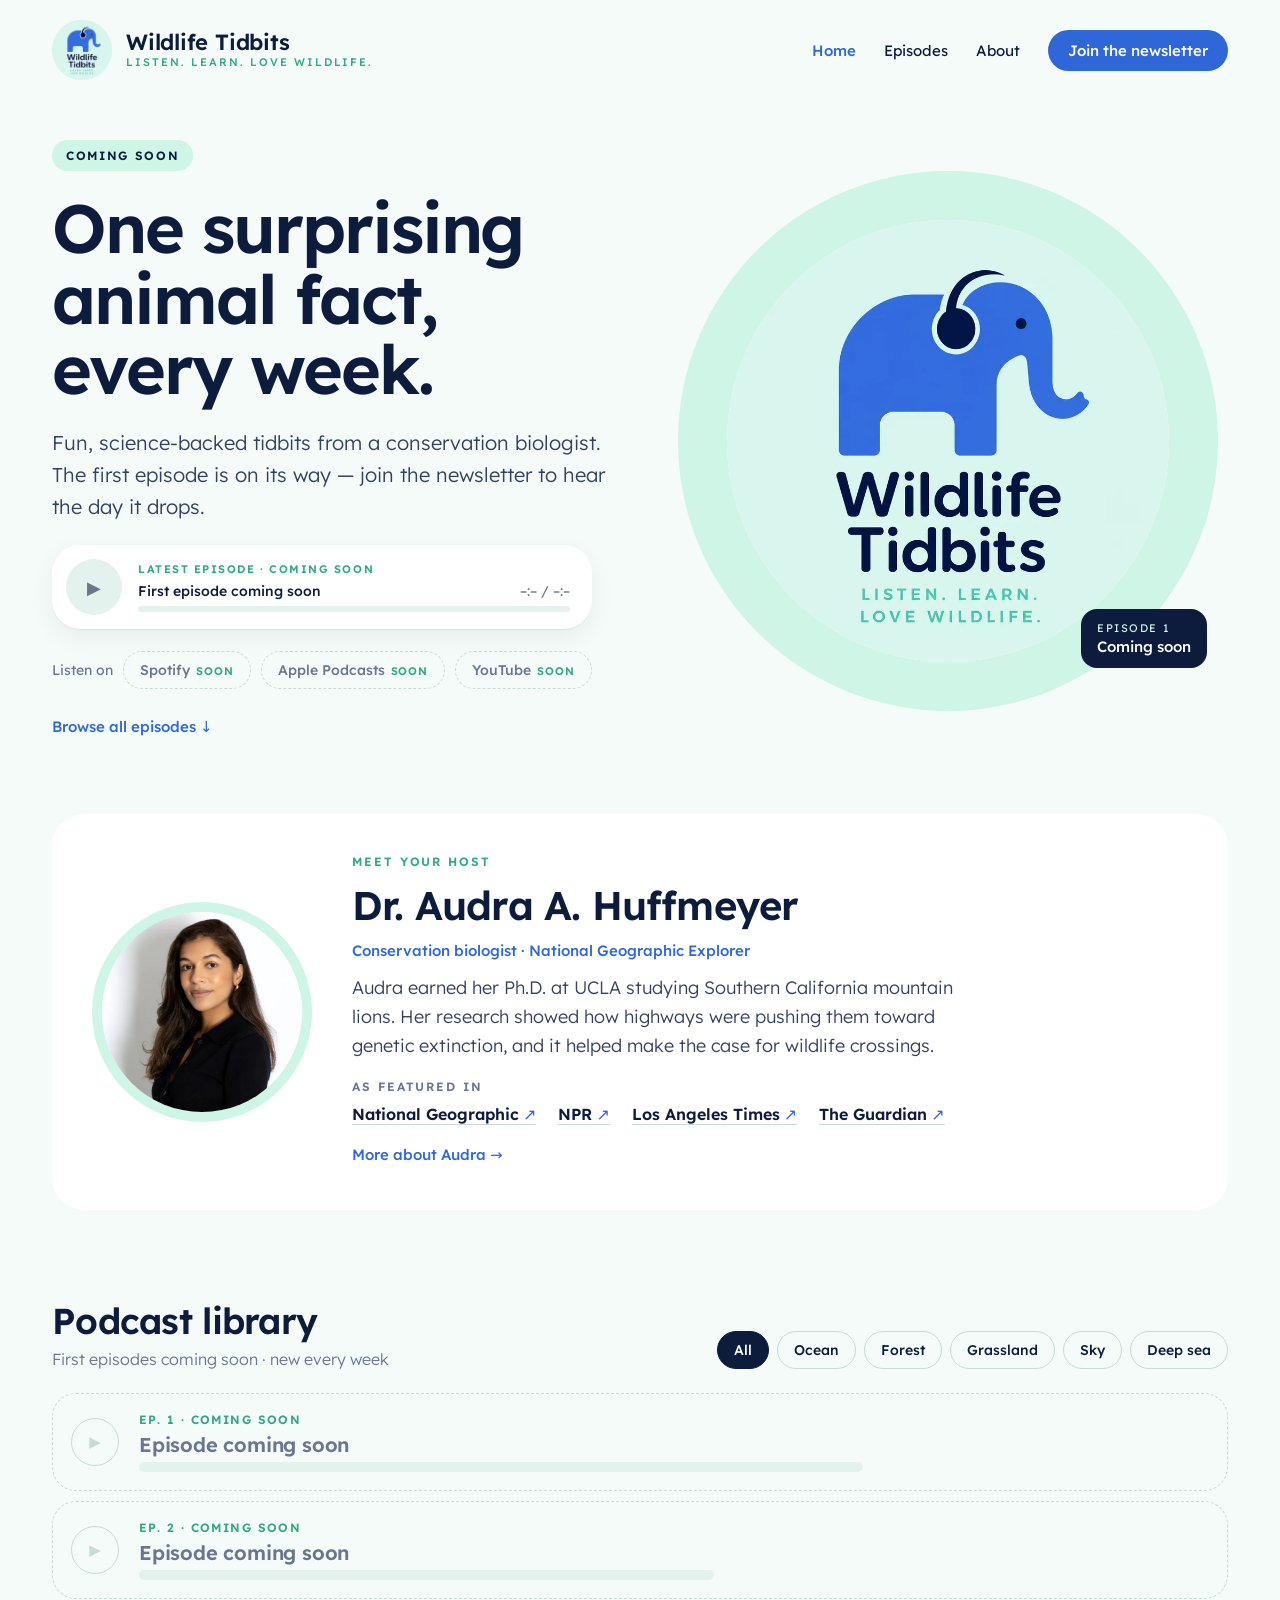
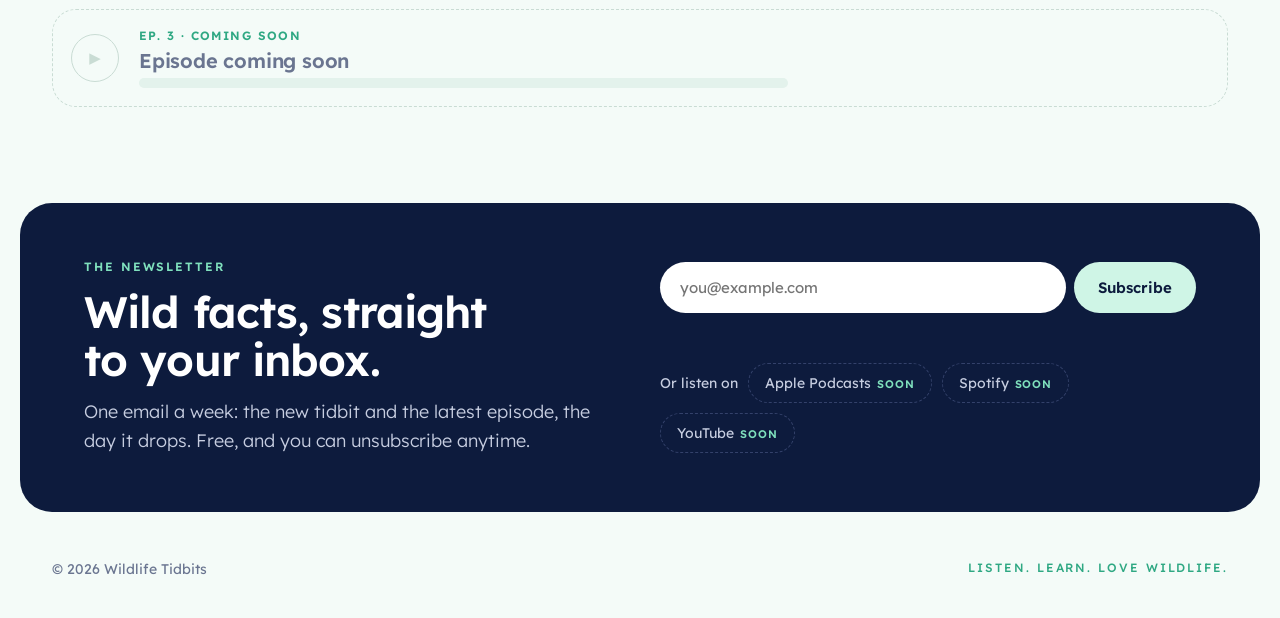
<file: index.html>
<!DOCTYPE html>
<html lang="en">
<head>
  <meta charset="utf-8">
  <meta name="viewport" content="width=device-width, initial-scale=1">
  <title>Wildlife Tidbits — Listen. Learn. Love wildlife.</title>
  <meta name="description" content="Fun, science-backed animal facts from conservation biologist Dr. Audra A. Huffmeyer. One surprising wildlife tidbit, every week.">
  <meta property="og:title" content="Wildlife Tidbits">
  <meta property="og:description" content="Fun, science-backed animal facts from a conservation biologist.">
  <meta property="og:image" content="/assets/apple-touch-icon.png">
  <link rel="icon" type="image/png" href="/assets/favicon.png">
  <link rel="apple-touch-icon" href="/assets/apple-touch-icon.png">
  <link rel="preconnect" href="https://fonts.googleapis.com">
  <link rel="preconnect" href="https://fonts.gstatic.com" crossorigin>
  <link href="https://fonts.googleapis.com/css2?family=Lexend:wght@300;400;500;600&display=swap" rel="stylesheet">
  <link rel="stylesheet" href="/styles.css">
</head>
<body>
  <header class="container site-header">
    <a class="brand" href="/">
      <img src="/assets/logo.webp" alt="Wildlife Tidbits logo" width="60" height="60">
      <span class="brand-text">
        <span class="brand-name">Wildlife Tidbits</span>
        <span class="brand-tag">Listen. Learn. Love wildlife.</span>
      </span>
    </a>
    <nav class="nav" aria-label="Main">
      <a href="/" aria-current="page">Home</a>
      <a href="/#library">Episodes</a>
      <a href="/about">About</a>
      <a class="nav-cta" href="/#listen">Join the newsletter</a>
    </nav>
  </header>

  <main>
    <!-- HERO — shows "coming soon" until episodes are added in site.config.js -->
    <section class="container hero">
      <div class="hero-copy">
        <span class="pill" id="hero-pill">Coming soon</span>
        <h1 id="hero-title">One surprising animal fact, every week.</h1>
        <p class="lede" id="hero-body">Fun, science-backed tidbits from a conservation biologist. The first episode is on its way — join the newsletter to hear the day it drops.</p>

        <div class="player" id="player">
          <button class="play-btn" id="play-btn" aria-label="Play episode" disabled>▶</button>
          <div class="player-body">
            <span class="player-label" id="player-label">Latest episode · Coming soon</span>
            <div class="player-row">
              <span class="player-title" id="player-title">First episode coming soon</span>
              <span class="player-time" id="player-time">–:– / –:–</span>
            </div>
            <div class="progress"><div class="progress-fill" id="progress-fill"></div></div>
          </div>
        </div>
        <audio id="audio" preload="none"></audio>

        <div class="listen-row" data-platforms="spotify,apple,youtube">
          <span class="listen-label">Listen on</span>
        </div>
        <a class="text-link" href="#library">Browse all episodes ↓</a>
      </div>

      <div class="disc">
        <div class="disc-inner disc-inner--logo" id="hero-photo">
          <img src="/assets/logo-large.webp" alt="Wildlife Tidbits logo: a blue elephant wearing headphones" width="880" height="880">
        </div>
        <div class="badge">
          <span class="badge-k" id="badge-k">Episode 1</span>
          <span class="badge-v" id="badge-v">Coming soon</span>
        </div>
      </div>
    </section>

    <!-- HOST TEASER — short version of /about -->
    <section class="container host-teaser-wrap" aria-labelledby="host-teaser-title">
      <div class="host-teaser">
        <img class="host-teaser-photo" src="/assets/audra-headshot.webp" alt="Dr. Audra A. Huffmeyer" width="640" height="800" loading="lazy">
        <div class="host-teaser-copy">
          <span class="eyebrow">Meet your host</span>
          <h2 id="host-teaser-title">Dr. Audra A. Huffmeyer</h2>
          <span class="bio-role">Conservation biologist · National Geographic Explorer</span>
          <p>Audra earned her Ph.D. at UCLA studying Southern California mountain lions. Her research showed how highways were pushing them toward genetic extinction, and it helped make the case for wildlife crossings.</p>
          <div class="press press--left">
            <span class="eyebrow">As featured in</span>
            <div class="press-list">
              <a href="https://www.nationalgeographic.com/animals/article/los-angeles-mountain-lions-becoming-inbred" target="_blank" rel="noopener">National Geographic</a>
              <a href="https://www.npr.org/2022/01/31/1076895942/for-the-first-time-the-u-s-allocates-big-money-for-animal-road-crossings" target="_blank" rel="noopener">NPR</a>
              <a href="https://www.latimes.com/espanol/eeuu/articulo/2022-07-05/los-angeles-mumbai-aprenden-a-convivir-con-pumas-leopardos" target="_blank" rel="noopener">Los Angeles Times</a>
              <a href="https://www.theguardian.com/environment/2022/jun/30/los-angeles-mumbai-mountain-lion-leopard" target="_blank" rel="noopener">The Guardian</a>
            </div>
          </div>
          <a class="text-link" href="/about">More about Audra →</a>
        </div>
      </div>
    </section>

    <!-- LIBRARY -->
    <section class="container library" id="library">
      <div class="library-head">
        <div>
          <h2>Podcast library</h2>
          <span class="library-count" id="library-count">First episodes coming soon · new every week</span>
        </div>
        <div class="filters" id="filters" role="group" aria-label="Filter by habitat"></div>
      </div>
      <div class="episodes" id="episodes"></div>
    </section>

    <!-- NEWSLETTER -->
    <section class="band-wrap" id="listen">
      <div class="band band--grid">
        <div class="band-copy">
          <span class="eyebrow">The newsletter</span>
          <h2>Wild facts, straight to your inbox.</h2>
          <p>One email a week: the new tidbit and the latest episode, the day it drops. Free, and you can unsubscribe anytime.</p>
        </div>
        <div class="signup">
          <form id="signup-form" method="post" target="_blank">
            <label for="email" class="visually-hidden" style="position:absolute;left:-9999px">Email address</label>
            <input id="email" name="email" type="email" required placeholder="you@example.com" autocomplete="email">
            <button type="submit" class="btn-mint" id="signup-btn">Subscribe</button>
          </form>
          <p class="signup-note" id="signup-note" aria-live="polite"></p>
          <div class="listen-row" data-platforms="apple,spotify,youtube">
            <span class="listen-label">Or listen on</span>
          </div>
        </div>
      </div>
    </section>
  </main>

  <footer class="container site-footer">
    <span>© 2026 Wildlife Tidbits</span>
    <span class="brand-tag">Listen. Learn. Love wildlife.</span>
  </footer>

  <script src="/site.config.js"></script>
  <script src="/main.js"></script>
</body>
</html>
</file>
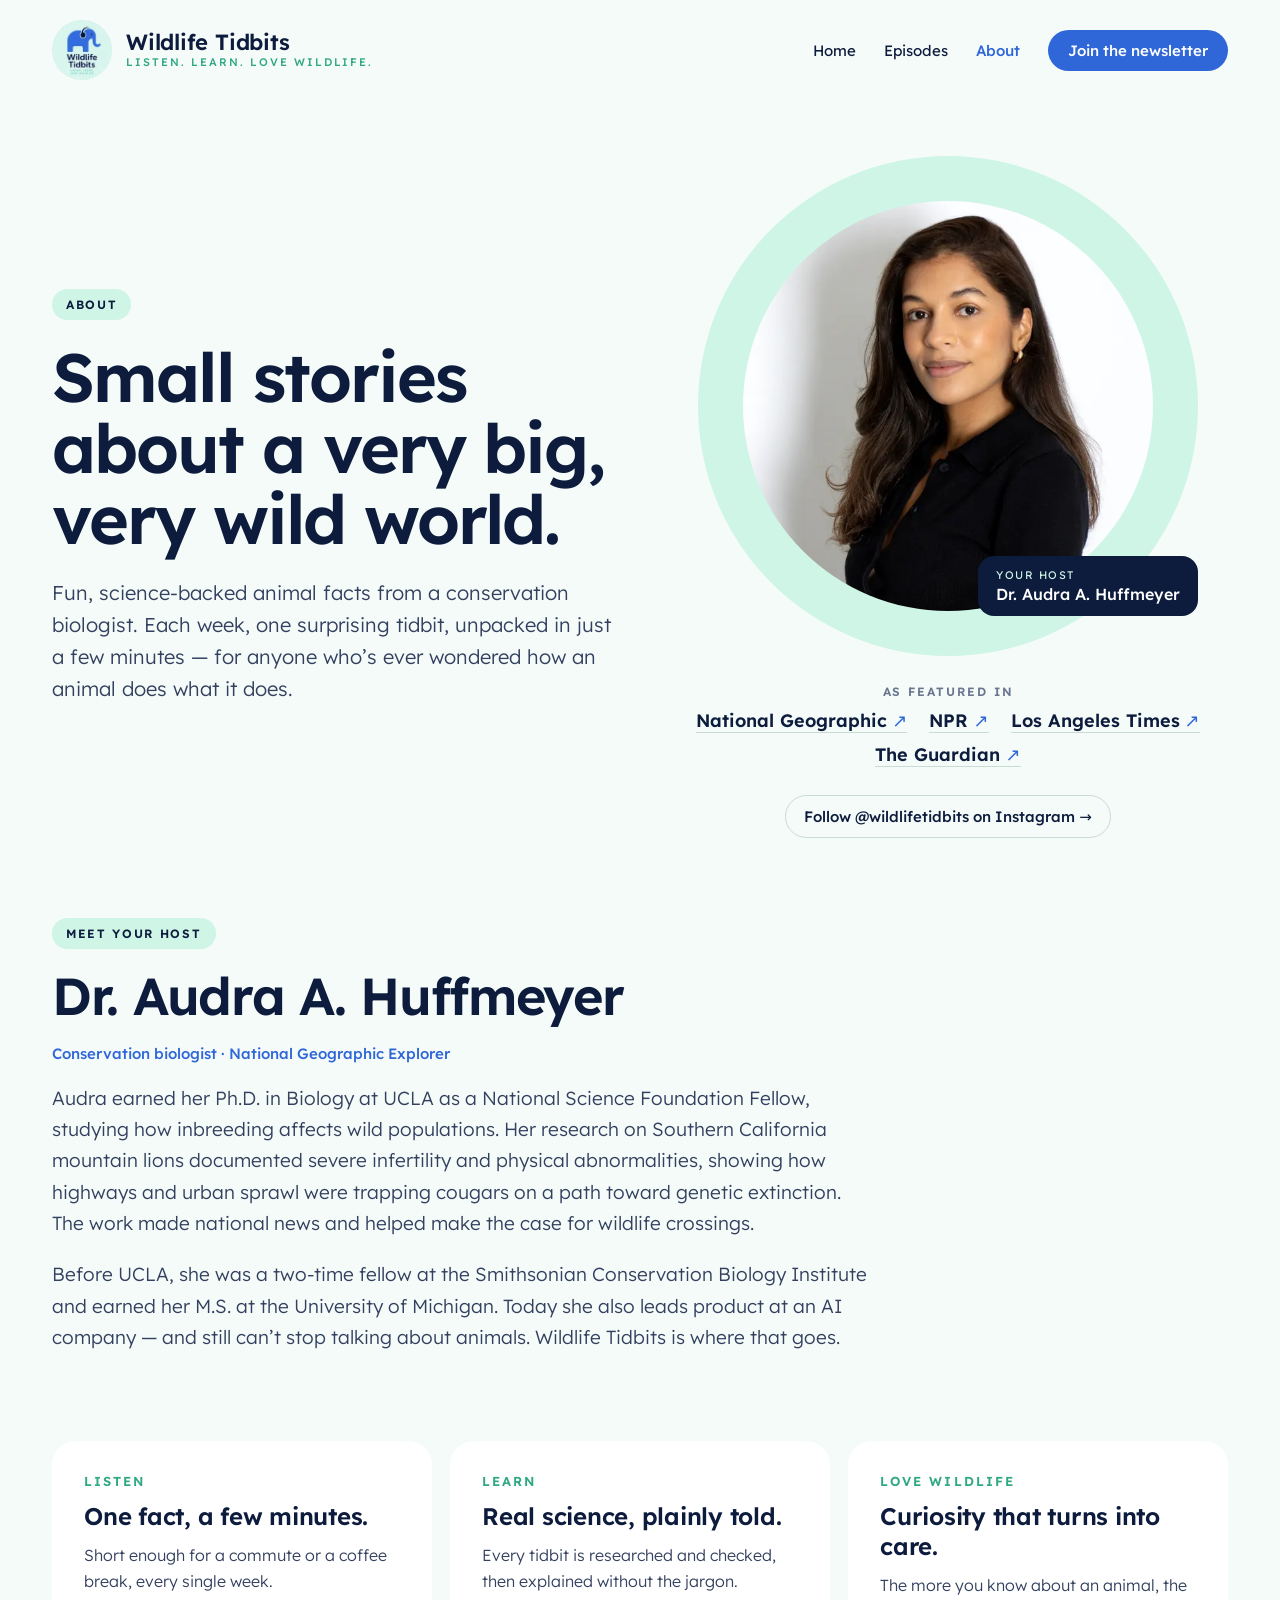
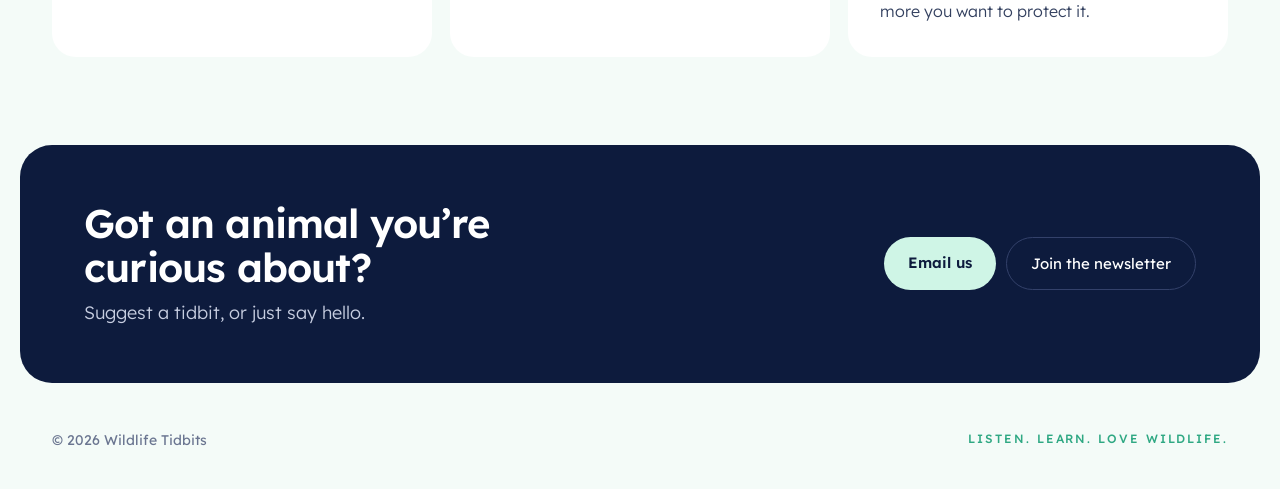
<file: about.html>
<!DOCTYPE html>
<html lang="en">
<head>
  <meta charset="utf-8">
  <meta name="viewport" content="width=device-width, initial-scale=1">
  <title>About — Wildlife Tidbits</title>
  <meta name="description" content="Meet Dr. Audra A. Huffmeyer, conservation biologist and host of Wildlife Tidbits.">
  <meta property="og:title" content="About Wildlife Tidbits">
  <meta property="og:image" content="/assets/apple-touch-icon.png">
  <link rel="icon" type="image/png" href="/assets/favicon.png">
  <link rel="apple-touch-icon" href="/assets/apple-touch-icon.png">
  <link rel="preconnect" href="https://fonts.googleapis.com">
  <link rel="preconnect" href="https://fonts.gstatic.com" crossorigin>
  <link href="https://fonts.googleapis.com/css2?family=Lexend:wght@300;400;500;600&display=swap" rel="stylesheet">
  <link rel="stylesheet" href="/styles.css">
</head>
<body>
  <header class="container site-header">
    <a class="brand" href="/">
      <img src="/assets/logo.webp" alt="Wildlife Tidbits logo" width="60" height="60">
      <span class="brand-text">
        <span class="brand-name">Wildlife Tidbits</span>
        <span class="brand-tag">Listen. Learn. Love wildlife.</span>
      </span>
    </a>
    <nav class="nav" aria-label="Main">
      <a href="/">Home</a>
      <a href="/#library">Episodes</a>
      <a href="/about" aria-current="page">About</a>
      <a class="nav-cta" href="/#listen">Join the newsletter</a>
    </nav>
  </header>

  <main>
    <section class="container hero hero--about">
      <div class="hero-copy">
        <span class="pill">About</span>
        <h1>Small stories about a very big, very wild world.</h1>
        <p class="lede">Fun, science-backed animal facts from a conservation biologist. Each week, one surprising tidbit, unpacked in just a few minutes — for anyone who’s ever wondered how an animal does what it does.</p>
      </div>
      <div class="host-col">
        <div class="disc disc--host">
          <img src="/assets/audra-headshot.webp" alt="Dr. Audra A. Huffmeyer" width="640" height="800">
          <div class="badge">
            <span class="badge-k">Your host</span>
            <span class="badge-v">Dr. Audra A. Huffmeyer</span>
          </div>
        </div>
        <div class="press">
          <span class="eyebrow">As featured in</span>
          <div class="press-list">
            <a href="https://www.nationalgeographic.com/animals/article/los-angeles-mountain-lions-becoming-inbred" target="_blank" rel="noopener">National Geographic</a>
            <a href="https://www.npr.org/2022/01/31/1076895942/for-the-first-time-the-u-s-allocates-big-money-for-animal-road-crossings" target="_blank" rel="noopener">NPR</a>
            <a href="https://www.latimes.com/espanol/eeuu/articulo/2022-07-05/los-angeles-mumbai-aprenden-a-convivir-con-pumas-leopardos" target="_blank" rel="noopener">Los Angeles Times</a>
            <a href="https://www.theguardian.com/environment/2022/jun/30/los-angeles-mumbai-mountain-lion-leopard" target="_blank" rel="noopener">The Guardian</a>
          </div>
        </div>
        <a class="outline-btn" href="https://www.instagram.com/wildlifetidbits/" target="_blank" rel="noopener">Follow @wildlifetidbits on Instagram →</a>
      </div>
    </section>

    <section class="container section">
      <div class="bio">
        <span class="pill">Meet your host</span>
        <h2>Dr. Audra A. Huffmeyer</h2>
        <span class="bio-role">Conservation biologist · National Geographic Explorer</span>
        <p>Audra earned her Ph.D. in Biology at UCLA as a National Science Foundation Fellow, studying how inbreeding affects wild populations. Her research on Southern California mountain lions documented severe infertility and physical abnormalities, showing how highways and urban sprawl were trapping cougars on a path toward genetic extinction. The work made national news and helped make the case for wildlife crossings.</p>
        <p>Before UCLA, she was a two-time fellow at the Smithsonian Conservation Biology Institute and earned her M.S. at the University of Michigan. Today she also leads product at an AI company — and still can’t stop talking about animals. Wildlife Tidbits is where that goes.</p>
      </div>
    </section>

    <section class="container section">
      <div class="values">
        <div class="value">
          <span class="eyebrow">Listen</span>
          <h3>One fact, a few minutes.</h3>
          <p>Short enough for a commute or a coffee break, every single week.</p>
        </div>
        <div class="value">
          <span class="eyebrow">Learn</span>
          <h3>Real science, plainly told.</h3>
          <p>Every tidbit is researched and checked, then explained without the jargon.</p>
        </div>
        <div class="value">
          <span class="eyebrow">Love wildlife</span>
          <h3>Curiosity that turns into care.</h3>
          <p>The more you know about an animal, the more you want to protect it.</p>
        </div>
      </div>
    </section>

    <section class="band-wrap">
      <div class="band band--split">
        <div class="band-copy">
          <h2>Got an animal you’re curious about?</h2>
          <p>Suggest a tidbit, or just say hello.</p>
        </div>
        <div class="btn-row">
          <a class="btn-mint" href="mailto:hello@wildlifetidbits.com">Email us</a>
          <a class="btn-ghost" href="/#listen">Join the newsletter</a>
        </div>
      </div>
    </section>
  </main>

  <footer class="container site-footer">
    <span>© 2026 Wildlife Tidbits</span>
    <span class="brand-tag">Listen. Learn. Love wildlife.</span>
  </footer>
</body>
</html>
</file>
<file: styles.css>
:root {
  --ink: #0d1b3d;
  --blue: #2f67d8;
  --mint: #cff5e6;
  --teal: #2fa883;
  --teal-on-navy: #7fe0bd;
  --bg: #f4fbf8;
  --row: #eaf6f1;
  --track: #e3f2ec;
  --card: #ffffff;
  --body: #33405f;
  --muted: #6a7590;
  --muted-on-navy: #c6cde0;
  --border: #c9dcd4;
  --border-on-navy: #33416a;
}

* { box-sizing: border-box; }
html { scroll-behavior: smooth; }
body {
  margin: 0;
  background: var(--bg);
  color: var(--ink);
  font-family: 'Lexend', system-ui, sans-serif;
  -webkit-font-smoothing: antialiased;
}
a { color: var(--blue); transition: color .2s, background .2s, border-color .2s; }
a:hover { color: var(--ink); }
button, input { font-family: inherit; }
:focus-visible { outline: 2px solid var(--blue); outline-offset: 3px; }
img { display: block; }

.container { max-width: 1240px; margin: 0 auto; padding-left: 32px; padding-right: 32px; }

/* ── Pills & eyebrows ─────────────────────────── */
.pill {
  align-self: flex-start;
  font-size: 12px; font-weight: 600; letter-spacing: .14em; text-transform: uppercase;
  color: var(--ink); background: var(--mint); padding: 8px 14px; border-radius: 999px;
}
.eyebrow { font-size: 12px; font-weight: 600; letter-spacing: .16em; text-transform: uppercase; color: var(--teal); }

/* ── Header ───────────────────────────────────── */
.site-header {
  padding-top: 20px; padding-bottom: 20px;
  display: flex; justify-content: space-between; align-items: center; gap: 16px; flex-wrap: wrap;
}
.brand { display: flex; align-items: center; gap: 14px; text-decoration: none; color: var(--ink); }
.brand:hover { color: var(--ink); }
.brand img { width: 60px; height: 60px; border-radius: 50%; object-fit: cover; transform: scale(1.04); }
.brand-text { display: flex; flex-direction: column; gap: 2px; }
.brand-name { font-size: 22px; font-weight: 600; letter-spacing: -.01em; line-height: 1; }
.brand-tag { font-size: 11px; font-weight: 500; letter-spacing: .18em; text-transform: uppercase; color: var(--teal); }
.nav { display: flex; gap: 28px; align-items: center; flex-wrap: wrap; font-size: 15px; }
.nav a { color: var(--ink); text-decoration: none; }
.nav a:hover { color: var(--blue); }
.nav a[aria-current="page"] { color: var(--blue); font-weight: 500; }
.nav .nav-cta { background: var(--blue); color: #fff; padding: 11px 20px; border-radius: 999px; font-weight: 500; }
.nav .nav-cta:hover { background: var(--ink); color: #fff; }

/* ── Hero ─────────────────────────────────────── */
.hero {
  display: grid; grid-template-columns: repeat(auto-fit, minmax(min(100%, 440px), 1fr));
  gap: 56px; align-items: center; padding-top: 40px; padding-bottom: 72px;
}
.hero--about { padding-top: 56px; padding-bottom: 80px; }
.hero-copy { display: flex; flex-direction: column; gap: 22px; }
.hero h1 {
  margin: 0; font-size: clamp(40px, 5.6vw, 68px); line-height: 1.04; font-weight: 600;
  letter-spacing: -.03em; text-wrap: balance;
}
.lede { margin: 0; font-size: 20px; line-height: 1.6; font-weight: 300; color: var(--body); max-width: 50ch; text-wrap: pretty; }

/* Player card */
.player {
  display: flex; align-items: center; gap: 16px; padding: 14px 22px 14px 14px;
  background: var(--card); border-radius: 28px; max-width: 540px;
  box-shadow: 0 1px 0 rgba(13,27,61,.06), 0 8px 24px rgba(13,27,61,.06);
}
.play-btn {
  flex: none; width: 56px; height: 56px; border-radius: 50%; border: none;
  background: var(--blue); color: #fff; font-size: 18px; cursor: pointer;
  display: flex; align-items: center; justify-content: center; transition: background .2s;
}
.play-btn:hover:not(:disabled) { background: var(--ink); }
.play-btn:disabled { background: var(--track); color: var(--muted); cursor: not-allowed; }
.player-body { flex: 1; min-width: 0; display: flex; flex-direction: column; gap: 6px; }
.player-label { font-size: 11px; font-weight: 600; letter-spacing: .14em; text-transform: uppercase; color: var(--teal); }
.player-row { display: flex; justify-content: space-between; gap: 12px; font-size: 14px; }
.player-title { font-weight: 500; white-space: nowrap; overflow: hidden; text-overflow: ellipsis; }
.player-time { color: var(--muted); flex: none; }
.progress { height: 6px; background: var(--track); border-radius: 999px; overflow: hidden; }
.progress-fill { height: 100%; width: 0; background: var(--teal); border-radius: 999px; transition: width .2s linear; }

/* Listen-on pills */
.listen-row { display: flex; gap: 10px; flex-wrap: wrap; align-items: center; }
.listen-label { font-size: 14px; color: var(--muted); }
.platform {
  font-size: 14px; font-weight: 500; color: var(--ink); text-decoration: none;
  border: 1.5px solid var(--border); padding: 9px 16px; border-radius: 999px;
}
.platform:hover { border-color: var(--blue); color: var(--blue); }
.platform.is-soon { color: var(--muted); border-style: dashed; cursor: default; }
.platform.is-soon:hover { border-color: var(--border); color: var(--muted); }
.platform .soon-tag { font-size: 11px; font-weight: 600; letter-spacing: .08em; text-transform: uppercase; color: var(--teal); margin-left: 6px; }

.text-link { align-self: flex-start; font-size: 15px; font-weight: 500; color: var(--blue); text-decoration: none; padding: 6px 0; }

/* Hero visual */
.disc { position: relative; aspect-ratio: 1 / 1; max-width: 540px; width: 100%; justify-self: center; }
.disc::before { content: ""; position: absolute; inset: 0; border-radius: 50%; background: var(--mint); }
.disc-inner {
  position: absolute; inset: 9%; border-radius: 50%; overflow: hidden;
  background: repeating-linear-gradient(135deg, #bfe9d9 0 10px, var(--mint) 10px 20px);
  display: flex; align-items: center; justify-content: center;
}
.disc-inner img { width: 100%; height: 100%; object-fit: cover; }
.disc-inner--logo { background: #fff; }
.disc-inner--logo img { transform: scale(1.06); }
.disc-placeholder { font-size: 13px; font-weight: 500; color: var(--body); background: var(--bg); padding: 8px 14px; border-radius: 999px; }
.badge {
  position: absolute; right: 2%; bottom: 8%; background: var(--ink); color: #fff;
  padding: 12px 16px; border-radius: 16px; display: flex; flex-direction: column; gap: 2px;
}
.badge-k { font-size: 11px; letter-spacing: .14em; text-transform: uppercase; color: var(--mint); }
.badge-v { font-size: 15px; font-weight: 500; }

/* ── Library ──────────────────────────────────── */
.library { padding-bottom: 96px; scroll-margin-top: 20px; }
.library-head { display: flex; justify-content: space-between; align-items: flex-end; gap: 20px; flex-wrap: wrap; margin-bottom: 24px; }
.library-head h2 { margin: 0; font-size: 36px; font-weight: 600; letter-spacing: -.02em; }
.library-count { font-size: 16px; font-weight: 300; color: var(--muted); margin-top: 6px; display: block; }
.filters { display: flex; gap: 8px; flex-wrap: wrap; }
.filter {
  font-size: 14px; font-weight: 500; padding: 9px 16px; border-radius: 999px;
  border: 1.5px solid var(--border); background: transparent; color: var(--ink); cursor: pointer;
}
.filter:hover { border-color: var(--ink); }
.filter[aria-pressed="true"] { background: var(--ink); border-color: var(--ink); color: #fff; }
.episodes { display: flex; flex-direction: column; gap: 10px; }
.ep {
  display: flex; align-items: center; gap: 20px; flex-wrap: wrap;
  padding: 18px 24px 18px 18px; border-radius: 24px; background: var(--row); transition: background .2s;
}
.ep:hover, .ep.is-current { background: #fff; }
.ep-play {
  flex: none; width: 48px; height: 48px; border-radius: 50%; border: 1.5px solid var(--blue);
  background: transparent; color: var(--blue); font-size: 15px; cursor: pointer;
  display: flex; align-items: center; justify-content: center;
}
.ep.is-current .ep-play { background: var(--blue); color: #fff; }
.ep-main { flex: 1 1 320px; min-width: 0; display: flex; flex-direction: column; gap: 5px; }
.ep-meta { font-size: 12px; font-weight: 600; letter-spacing: .12em; text-transform: uppercase; color: var(--teal); }
.ep-title { font-size: 20px; font-weight: 600; letter-spacing: -.01em; line-height: 1.25; text-wrap: balance; }
.ep-tidbit { font-size: 15px; font-weight: 300; color: var(--body); line-height: 1.5; text-wrap: pretty; }
.ep-side { flex: none; display: flex; align-items: center; gap: 14px; }
.chip { font-size: 13px; font-weight: 500; background: var(--mint); color: var(--ink); padding: 6px 12px; border-radius: 999px; }
.ep-dur { font-size: 14px; color: var(--muted); min-width: 44px; text-align: right; }

/* Placeholder rows */
.ep--placeholder { background: transparent; border: 1.5px dashed var(--border); }
.ep--placeholder:hover { background: transparent; }
.ep--placeholder .ep-play { border-color: var(--border); color: var(--border); cursor: default; }
.ep--placeholder .ep-title { color: var(--muted); }
.skeleton { display: block; height: 10px; border-radius: 999px; background: var(--track); }

/* ── Navy bands ───────────────────────────────── */
.band-wrap { padding: 0 20px 20px; scroll-margin-top: 20px; }
.band {
  max-width: 1240px; margin: 0 auto; background: var(--ink); color: #fff; border-radius: 32px;
  padding: 56px clamp(24px, 5vw, 64px);
}
.band--grid { display: grid; grid-template-columns: repeat(auto-fit, minmax(min(100%, 380px), 1fr)); gap: 40px; align-items: center; }
.band--split { display: flex; justify-content: space-between; align-items: center; gap: 32px; flex-wrap: wrap; }
.band h2 { margin: 0; font-size: clamp(30px, 4vw, 44px); font-weight: 600; line-height: 1.1; letter-spacing: -.02em; text-wrap: balance; }
.band--split h2 { font-size: clamp(28px, 3.6vw, 40px); }
.band p { margin: 0; font-size: 18px; font-weight: 300; line-height: 1.6; color: var(--muted-on-navy); }
.band .eyebrow { color: var(--teal-on-navy); }
.band-copy { display: flex; flex-direction: column; gap: 14px; }
.band--split .band-copy { gap: 10px; max-width: 560px; }
.signup { display: flex; flex-direction: column; gap: 16px; }
.signup form { display: flex; gap: 8px; flex-wrap: wrap; }
.signup input {
  flex: 1 1 220px; min-width: 0; font-size: 15px; padding: 16px 20px; border-radius: 999px;
  border: none; background: #fff; color: var(--ink);
}
.btn-mint {
  font-size: 15px; font-weight: 600; background: var(--mint); color: var(--ink); border: none;
  padding: 16px 24px; border-radius: 999px; cursor: pointer; text-decoration: none; transition: background .2s;
}
.btn-mint:hover { background: #fff; color: var(--ink); }
.btn-ghost {
  font-size: 15px; color: #fff; text-decoration: none; border: 1px solid var(--border-on-navy);
  padding: 16px 24px; border-radius: 999px;
}
.btn-ghost:hover { border-color: var(--mint); color: var(--mint); }
.signup-note { font-size: 14px; color: var(--teal-on-navy); min-height: 1em; margin: 0; }
.band .listen-label { color: var(--muted-on-navy); }
.band .platform { color: #fff; border: 1px solid var(--border-on-navy); padding: 10px 16px; font-weight: 400; }
.band .platform:hover { border-color: var(--mint); color: var(--mint); }
.band .platform.is-soon { color: var(--muted-on-navy); border-style: dashed; }
.band .platform.is-soon:hover { border-color: var(--border-on-navy); color: var(--muted-on-navy); }
.band .platform .soon-tag { color: var(--teal-on-navy); }
.btn-row { display: flex; gap: 10px; flex-wrap: wrap; }

/* ── About ────────────────────────────────────── */
.host-col { display: flex; flex-direction: column; align-items: center; gap: 28px; width: 100%; }
.disc--host { max-width: 500px; }
.disc--host img {
  position: absolute; inset: 9%; width: 82%; height: 82%; border-radius: 50%;
  object-fit: cover; object-position: 50% 20%;
}
.disc--host .badge { right: 0; padding: 12px 18px; }
.disc--host .badge-v { font-size: 16px; }
.press { display: flex; flex-direction: column; gap: 10px; align-items: center; text-align: center; }
.press .eyebrow { color: var(--muted); }
.press-list { display: flex; gap: 10px 22px; flex-wrap: wrap; justify-content: center; font-size: 18px; font-weight: 600; }
.press-list a { color: var(--ink); text-decoration: none; border-bottom: 1.5px solid var(--border); transition: color .2s, border-color .2s; }
.press-list a::after { content: " ↗"; font-weight: 400; color: var(--blue); }
.press-list a:hover, .press-list a:focus-visible { color: var(--blue); border-bottom-color: var(--blue); }
.outline-btn {
  align-self: center; font-size: 15px; font-weight: 500; color: var(--ink); text-decoration: none;
  border: 1.5px solid var(--border); padding: 11px 18px; border-radius: 999px;
}
.outline-btn:hover { border-color: var(--blue); color: var(--blue); }

/* Home-page host teaser */
.host-teaser-wrap { padding-bottom: 88px; }
.host-teaser {
  background: var(--card); border-radius: 32px; padding: 40px;
  display: grid; grid-template-columns: 220px 1fr; gap: 40px; align-items: center;
}
.host-teaser-photo {
  width: 220px; height: 220px; border-radius: 50%; object-fit: cover; object-position: 50% 20%;
  border: 10px solid var(--mint);
}
.host-teaser-copy { display: flex; flex-direction: column; gap: 14px; }
.host-teaser-copy h2 { margin: 0; font-size: clamp(28px, 3.4vw, 40px); font-weight: 600; line-height: 1.1; letter-spacing: -.02em; }
.host-teaser-copy p { margin: 0; max-width: 640px; font-size: 18px; font-weight: 300; line-height: 1.6; color: var(--body); text-wrap: pretty; }
.press--left { align-items: flex-start; text-align: left; margin-top: 4px; }
.press--left .press-list { justify-content: flex-start; font-size: 16px; }
@media (max-width: 720px) {
  .host-teaser { grid-template-columns: 1fr; justify-items: center; text-align: center; padding: 32px 24px; gap: 24px; }
  .host-teaser-photo { width: 180px; height: 180px; }
  .host-teaser-copy { align-items: center; }
  .press--left { align-items: center; text-align: center; }
  .press--left .press-list { justify-content: center; }
  .host-teaser-copy .text-link { align-self: center; }
}

.section { padding-bottom: 88px; }
.bio { max-width: 820px; display: flex; flex-direction: column; gap: 20px; }
.bio h2 { margin: 0; font-size: clamp(34px, 4.4vw, 52px); font-weight: 600; line-height: 1.05; letter-spacing: -.025em; }
.bio-role { font-size: 15px; font-weight: 500; color: var(--blue); }
.bio p { margin: 0; font-size: 19px; font-weight: 300; line-height: 1.65; color: var(--body); text-wrap: pretty; }

.values { display: grid; grid-template-columns: repeat(auto-fit, minmax(min(100%, 300px), 1fr)); gap: 18px; }
.value { background: var(--card); border-radius: 24px; padding: 32px; display: flex; flex-direction: column; gap: 12px; }
.value .eyebrow { font-size: 13px; }
.value h3 { margin: 0; font-size: 24px; font-weight: 600; letter-spacing: -.01em; }
.value p { margin: 0; font-size: 16px; font-weight: 300; line-height: 1.6; color: var(--body); }

/* ── Footer ───────────────────────────────────── */
.site-footer {
  padding-top: 28px; padding-bottom: 40px; display: flex; justify-content: space-between;
  gap: 16px; flex-wrap: wrap; font-size: 14px; color: var(--muted);
}
.site-footer .brand-tag { font-size: 12px; letter-spacing: .16em; }

@media (max-width: 480px) {
  .container { padding-left: 20px; padding-right: 20px; }
  .nav { gap: 18px; }
}
</file>
